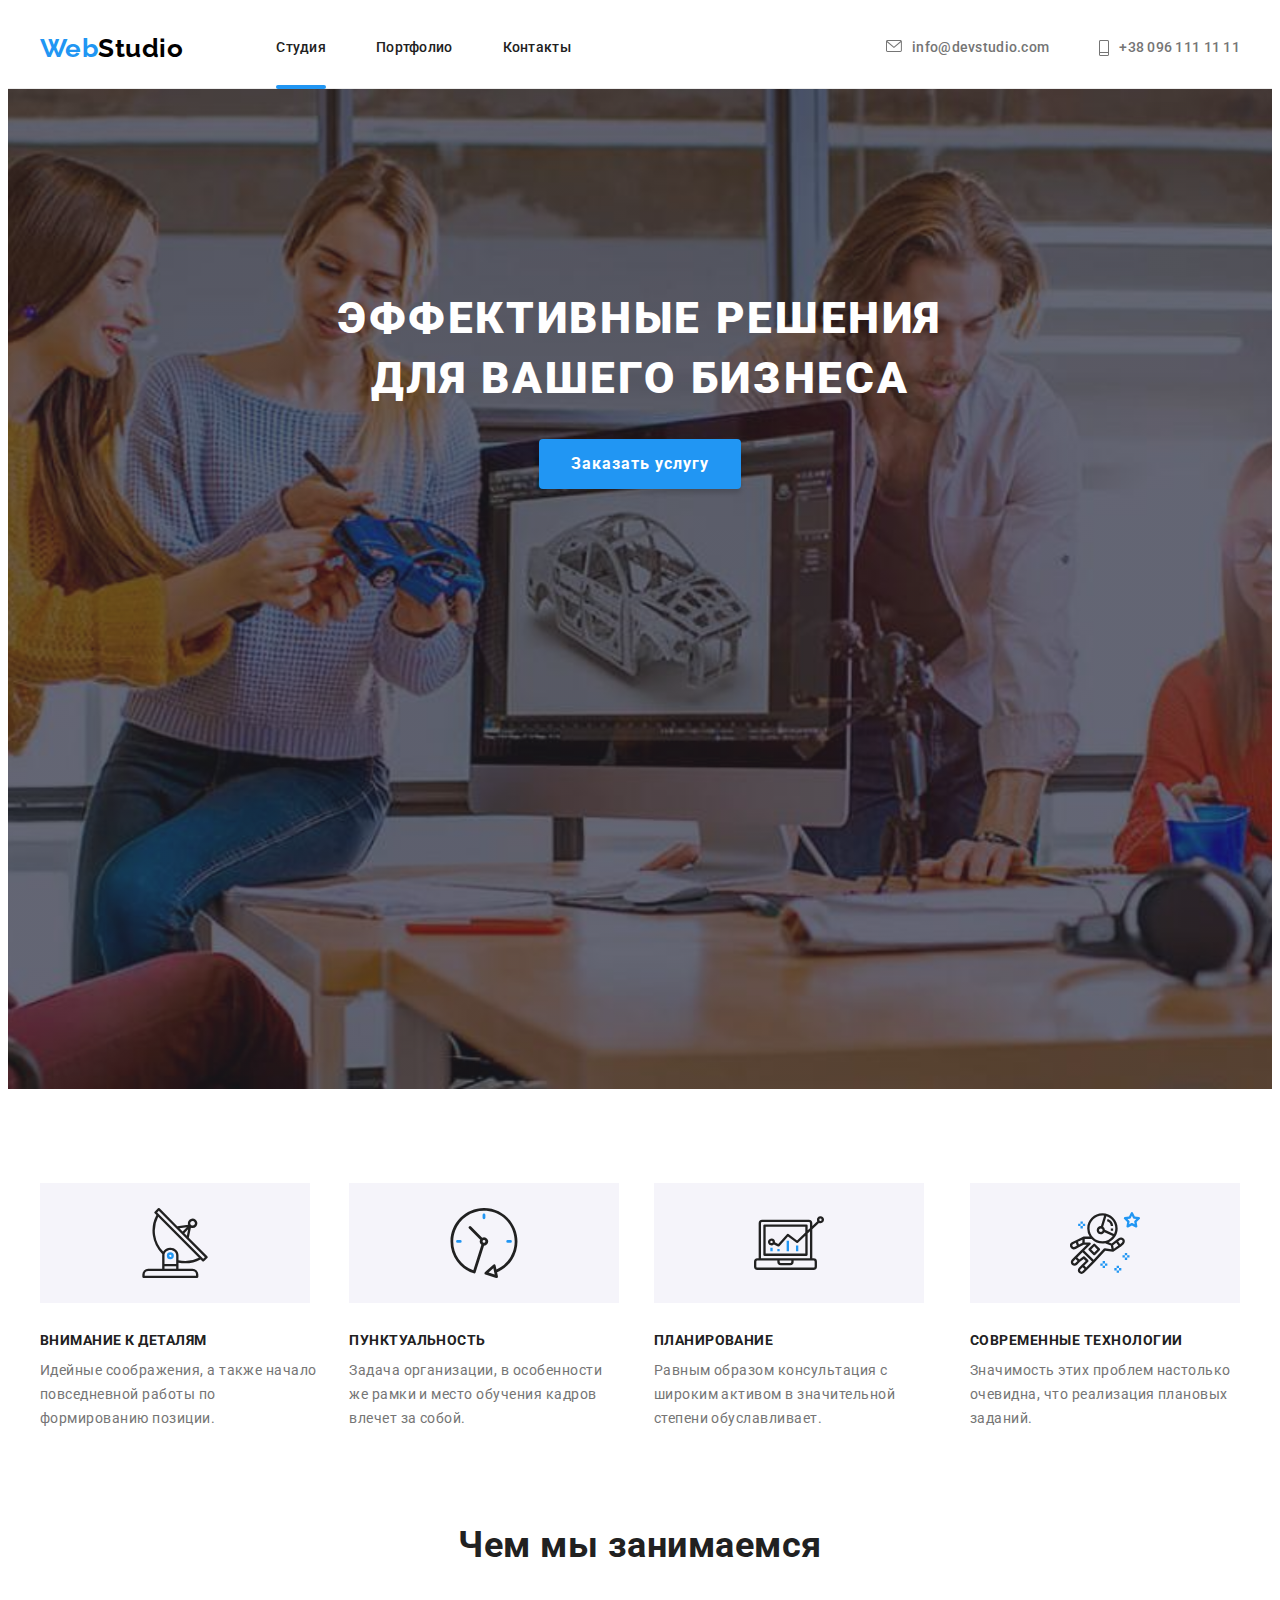
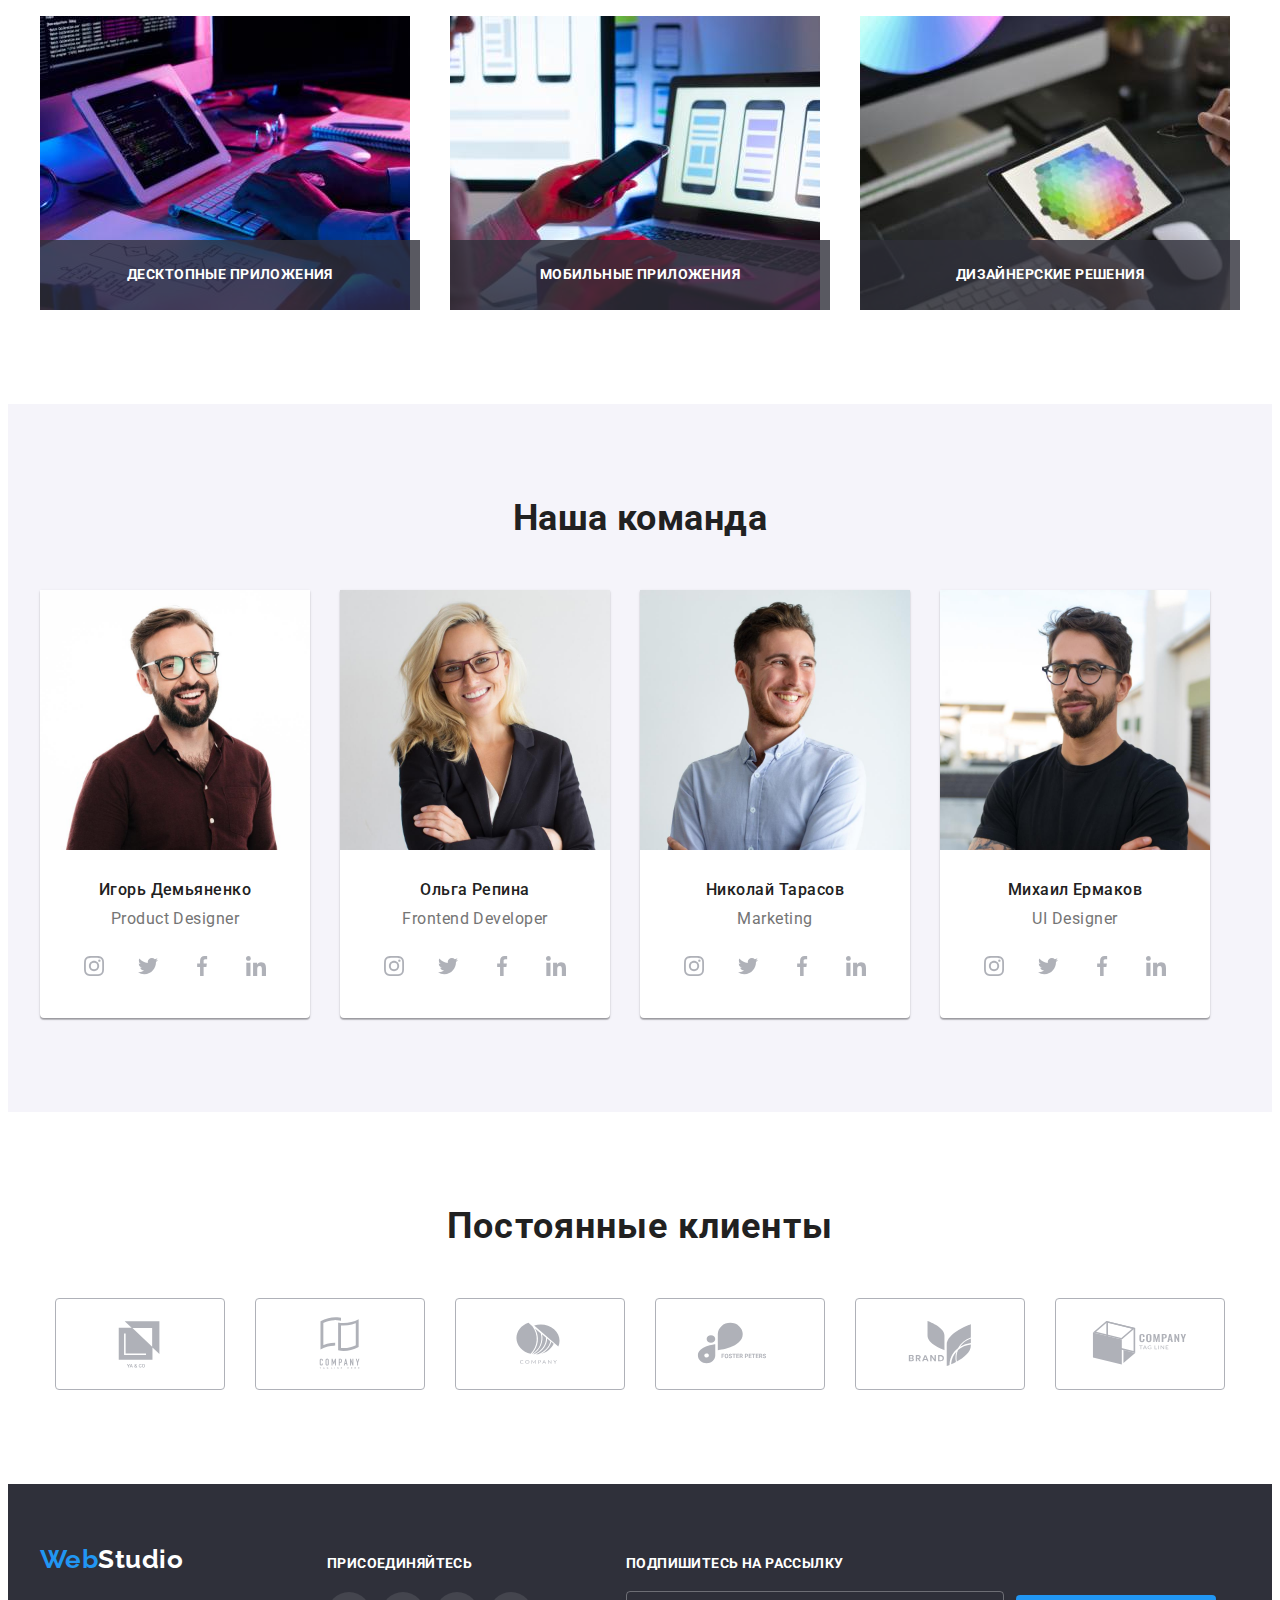
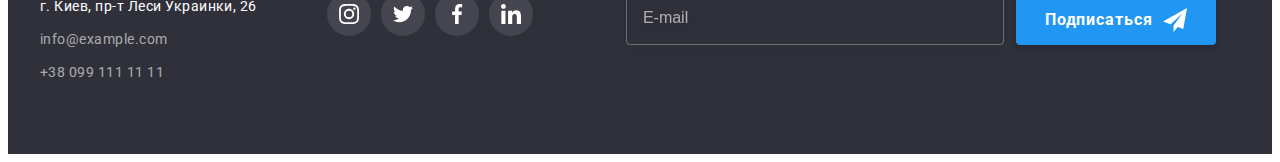
<file: index.html>
<!DOCTYPE html>
<html lang="ru">

<head>
    <meta charset="UTF-8">
    <meta http-equiv="X-UA-Compatible" content="IE=edge">
    <meta name="viewport" content="width=device-width, initial-scale=1.0">
    <title>Студия</title>
    <link rel="preconnect" href="https://fonts.googleapis.com">
    <link rel="preconnect" href="https://fonts.gstatic.com" crossorigin>
    <link href="https://fonts.googleapis.com/css2?family=Raleway:wght@700&family=Roboto:wght@400;500;700;900&display=swap"
        rel="stylesheet">
        <link rel="stylesheet" href="https://cdnjs.cloudflare.com/ajax/libs/modern-normalize/1.1.0/modern-normalize.min.css"
            integrity="sha512-wpPYUAdjBVSE4KJnH1VR1HeZfpl1ub8YT/NKx4PuQ5NmX2tKuGu6U/JRp5y+Y8XG2tV+wKQpNHVUX03MfMFn9Q=="
            crossorigin="anonymous" referrerpolicy="no-referrer" />
    <link rel="stylesheet" href="./css/styles.css">
</head>

<body>
    <!-- Шапка сайта -->
    <header class="header">
        <div class="header-container container">
            <nav class="header-navigation">
                <a class="logo link" href="./index.html">Web<span class="header-logo">Studio</span></a>
                <ul class="header-list list">
                    <li class="header-item"><a class="header-link link current" href="./index.html">Студия</a></li>
                    <li class="header-item"><a class="header-link link" href="./portfolio.html">Портфолио</a></li>
                    <li class="header-item"><a class="header-link link" href="">Контакты</a></li>
                </ul>
            </nav>
            <ul class="header-contacts list">
                <li class="contacts-item"> 
                    <a class="header-contacts-link link mail" href="mailto:info@devstudio.com">
                        <svg class="contacts-icon" width="16" height="12">
                            <use href="./images/icons.svg#icon-envelope"></use>
                        </svg>
                        info@devstudio.com
                    </a>
                </li>
                <li class="contacts-item">
                    <a class="header-contacts-link link tel" href="tel:+380961111111">
                            <svg class="contacts-icon" width="10" height="16">
                                <use href="./images/icons.svg#icon-tel"></use>
                            </svg>
                        +38 096 111 11 11
                    </a>
                </li>
            </ul>
        </div>
    </header>
    <main>
        <!-- Секция заголовка -->
        <section class="hero">
            <div class="container">
                <h1 class="hero-title">Эффективные решения для вашего бизнеса</h1>
                <button data-modal-open class="hero-btn btn" type="button">Заказать услугу</button>
            </div>
        </section>
        <!-- Наши преимущества -->
        <section class="advantages section">
            <div class="container">
                <h2 class="visually-hidden">Наши преимущества</h2>
                <ul class="advantages-list list">
                    <li class="advantages-item">
                        <div class="advantages-icon">
                            <svg width="70" height="70">
                                <use href="./images/icons.svg#icon-antenna"></use>
                            </svg>
                        </div>
                        <h3 class="advantages-title title">Внимание к деталям</h3>
                        <p class="advantages-text ">Идейные соображения, а также начало повседневной работы по формированию позиции.</p>
                    </li>
                    <li class="advantages-item">
                        <div class="advantages-icon">
                            <svg width="70" height="70">
                                <use href="./images/icons.svg#icon-clock"></use>
                            </svg>
                        </div>
                        <h3 class="advantages-title title">Пунктуальность</h3>
                        <p class="advantages-text">Задача организации, в особенности же рамки и место обучения кадров влечет за собой.</p>
                    </li>
                    <li class="advantages-item">
                        <div class="advantages-icon">
                            <svg width="70" height="70">
                                <use href="./images/icons.svg#icon-diagram"></use>
                            </svg>
                        </div>
                        <h3 class="advantages-title title">Планирование</h3>
                        <p class="advantages-text">Равным образом консультация с широким активом в значительной степени обуславливает.</p>
                    </li>
                    <li class="advantages-item">
                        <div class="advantages-icon">
                            <svg width="70" height="70">
                                <use href="./images/icons.svg#icon-astronaut"></use>
                            </svg>
                        </div>
                        <h3 class="advantages-title title">Современные технологии</h3>
                        <p class="advantages-text">Значимость этих проблем настолько очевидна, что реализация плановых заданий.</p>
                    </li>
                </ul>
            </div>  
        </section>
        <!-- Чем мы занимаемся -->
        <section class="work section">
            <div class="container">
                <h2 class="work-title title">Чем мы занимаемся</h2>
                <ul class="work-list list">
                    <li class="work-item">
                        <img class="work-logo" src="./images/box1.jpg" alt="Работа на компьютере" width="370">
                        <p class="work-text">Десктопные приложения</p>
                    </li>
                    <li class="work-item">
                        <img class="work-logo" src="./images/box2.jpg" alt="Работа на телефоне" width="370">
                        <p class="work-text">Мобильные приложения</p>
                    </li>
                    <li class="work-item">
                        <img class="work-logo" src="./images/box3.jpg" alt="Работа на планшете" width="370">
                        <p class="work-text">Дизайнерские решения</p>
                    </li>
                </ul>
            </div>
        </section>
        <!-- Наша команда -->
        <section class="command section">
            <div class="container command-container">
                <h2 class="command-title title">Наша команда</h2>
                <ul class="command-list list">
                    <li class="command-item">
                        <img class="command-foto" src="./images/employee-img1.jpg" alt="Игорь Демьяненко" width="270" height="260">
                        <div class="command-description">
                            <h3 class="command-name-title title">Игорь Демьяненко</h3>
                            <p class="command-text" lang="en">Product Designer</p>
                            <ul class="command-social-list list">
                                <li class="command-social-item">
                                    <a href="" class="social-link link">
                                        <svg class="social-icon">
                                            <use href="./images/icons.svg#icon-instagram"></use>
                                        </svg>
                                    </a>
                                </li>
                                <li class="command-social-item">
                                    <a href="" class="social-link link">
                                        <svg class="social-icon">
                                            <use href="./images/icons.svg#icon-twitter"></use>
                                        </svg>
                                    </a>
                                </li>
                                <li class="command-social-item">
                                    <a href="" class="social-link link">
                                        <svg class="social-icon">
                                            <use href="./images/icons.svg#icon-facebook"></use>
                                        </svg>
                                    </a>
                                </li>
                                <li class="command-social-item">
                                    <a href="" class="social-link link">
                                        <svg class="social-icon">
                                            <use href="./images/icons.svg#icon-linkedin"></use>
                                        </svg>
                                    </a>
                                </li>
                            </ul>
                        </div>
                        
                    </li>
                    <li class="command-item">
                        <img class="command-foto" src="./images/employee-img2.jpg" alt="Ольга Репина" width="270" height="260">
                        <div class="command-description">
                            <h3 class="command-name-title title">Ольга Репина</h3>
                            <p class="command-text" lang="en">Frontend Developer</p>
                            <ul class="command-social-list list">
                                <li class="command-social-item">
                                    <a href="" class="social-link link">
                                        <svg class="social-icon">
                                            <use href="./images/icons.svg#icon-instagram"></use>
                                        </svg>
                                    </a>
                                </li>
                                <li class="command-social-item">
                                    <a href="" class="social-link link">
                                        <svg class="social-icon">
                                            <use href="./images/icons.svg#icon-twitter"></use>
                                        </svg>
                                    </a>
                                </li>
                                <li class="command-social-item">
                                    <a href="" class="social-link link">
                                        <svg class="social-icon">
                                            <use href="./images/icons.svg#icon-facebook"></use>
                                        </svg>
                                    </a>
                                </li>
                                <li class="command-social-item">
                                    <a href="" class="social-link link">
                                        <svg class="social-icon">
                                            <use href="./images/icons.svg#icon-linkedin"></use>
                                        </svg>
                                    </a>
                                </li>
                            </ul>
                        </div>
                        
                    </li>
                    <li class="command-item">
                        <img class="command-foto" src="./images/employee-img3.jpg" alt="Николай Тарасов" width="270" height="260">
                        <div class="command-description">
                            <h3 class="command-name-title title">Николай Тарасов</h3>
                            <p class="command-text" lang="en">Marketing</p>
                            <ul class="command-social-list list">
                                <li class="command-social-item">
                                    <a href="" class="social-link link">
                                        <svg class="social-icon">
                                            <use href="./images/icons.svg#icon-instagram"></use>
                                        </svg>
                                    </a>
                                </li>
                                <li class="command-social-item">
                                    <a href="" class="social-link link">
                                        <svg class="social-icon">
                                            <use href="./images/icons.svg#icon-twitter"></use>
                                        </svg>
                                    </a>
                                </li>
                                <li class="command-social-item">
                                    <a href="" class="social-link link">
                                        <svg class="social-icon">
                                            <use href="./images/icons.svg#icon-facebook"></use>
                                        </svg>
                                    </a>
                                </li>
                                <li class="command-social-item">
                                    <a href="" class="social-link link">
                                        <svg class="social-icon">
                                            <use href="./images/icons.svg#icon-linkedin"></use>
                                        </svg>
                                    </a>
                                </li>
                            </ul>
                        </div>
                        
                    </li>
                    <li class="command-item">
                        <img class="command-foto" src="./images/employee-img4.jpg" alt="Михаил Ермаков" width="270" height="260">
                        <div class="command-description">
                            <h3 class="command-name-title title">Михаил Ермаков</h3>
                            <p class="command-text" lang="en">UI Designer</p>
                            <ul class="command-social-list list">
                                <li class="command-social-item">
                                    <a href="" class="social-link link">
                                        <svg class="social-icon">
                                            <use href="./images/icons.svg#icon-instagram"></use>
                                        </svg>
                                    </a>
                                </li>
                                <li class="command-social-item">
                                    <a href="" class="social-link link">
                                        <svg class="social-icon">
                                            <use href="./images/icons.svg#icon-twitter"></use>
                                        </svg>
                                    </a>
                                </li>
                                <li class="command-social-item">
                                    <a href="" class="social-link link">
                                        <svg class="social-icon">
                                            <use href="./images/icons.svg#icon-facebook"></use>
                                        </svg>
                                    </a>
                                </li>
                                <li class="command-social-item">
                                    <a href="" class="social-link link">
                                        <svg class="social-icon">
                                            <use href="./images/icons.svg#icon-linkedin"></use>
                                        </svg>
                                    </a>
                                </li>
                            </ul>
                        </div>
                        
                    </li>
                </ul>
            </div>
        </section>
        <section class="client section">
            <div class="client-container container"></div> 
            <h2 class="client-title">Постоянные клиенты</h2>
            <ul class="client-list list"> 
                <li class="client-item">
                    <a class="client-link link" href="">
                        <svg class="client-icon">
                            <use href="./images/icons.svg#icon-client1"></use>
                        </svg>
                    </a>
                </li>
                <li class="client-item">
                    <a class="client-link link" href="">
                        <svg class="client-icon">
                            <use href="./images/icons.svg#icon-client2"></use>
                        </svg>
                    </a>
                </li>
                <li class="client-item">
                    <a class="client-link link" href="">
                        <svg class="client-icon">
                            <use href="./images/icons.svg#icon-client3"></use>
                        </svg>
                    </a>
                </li>
                <li class="client-item">
                    <a class="client-link link" href="">
                        <svg class="client-icon">
                            <use href="./images/icons.svg#icon-client4"></use>
                        </svg>
                    </a>
                </li>
                <li class="client-item">
                    <a class="client-link link" href="">
                        <svg class="client-icon">
                            <use href="./images/icons.svg#icon-client5"></use>
                        </svg>
                    </a>
                </li>
                <li class="client-item">
                    <a class="client-link link" href="">
                        <svg class="client-icon">
                            <use href="./images/icons.svg#icon-client6"></use>
                        </svg>
                    </a>
                </li>
            </ul>
        </section>
    </main>
    <footer class="footer">
        <div class="container footer-container">
            <div>
            <a class="logo link" href="./index.html">Web<span class="footer-logo">Studio</span></a>
            <address class="footer-address">
                <p class="footer-address-text">
                    г. Киев, пр-т Леси Украинки, 26
                </p>
                <ul class="footer-list list">
                    <li class="footer-item item">
                        <a class="footer-link link" href="mailto:info@example.com">info@example.com</a>
                    </li>
                    <li class="footer-item item">
                        <a class="footer-link link" href="tel:+380991111111">+38 099 111 11 11</a>
                    </li>
                </ul>
            </address>
            </div>
            <div class="footer-social-container">
                <h3 class="footer-title-sociallink">присоединяйтесь</h3>
                <ul class="footer-social-list list">
                    <li class="footer-social-item">
                        <a href="" class="footer-social-link link">
                            <svg class="footer-social-icon">
                                <use href="./images/icons.svg#icon-instagram"></use>
                            </svg>
                        </a>
                    </li>
                    <li class="footer-social-item">
                        <a href="" class="footer-social-link link">
                            <svg class="footer-social-icon">
                                <use href="./images/icons.svg#icon-twitter"></use>
                            </svg>
                        </a>
                    </li>
                    <li class="footer-social-item">
                        <a href="" class="footer-social-link link">
                            <svg class="footer-social-icon">
                                <use href="./images/icons.svg#icon-facebook"></use>
                            </svg>
                        </a>
                    </li>
                    <li class="footer-social-item">
                        <a href="" class="footer-social-link link">
                            <svg class="footer-social-icon">
                                <use href="./images/icons.svg#icon-linkedin"></use>
                            </svg>
                        </a>
                    </li>
                </ul>
            </div>
            <form action="" class="footer-form">
                <label for="user-email" class="footer-label">Подпишитесь на рассылку
                <input 
                class="footer-input"
                type="email"
                name="email"
                id="user-email"
                placeholder="E-mail"
                >
                </label>
                <button type="submit" class="footer-btn btn">Подписаться
                    <svg class="footer-btn-icon" width="24" height="24">
                        <use href="./images/icons.svg#icon-send"></use>
                    </svg>
                </button>
            </form>
        </div>
    </footer>
    <div data-modal class="backdrop is-hidden">
        <div class="modal">
            <p class="modal-title">Оставьте свои данные, мы вам перезвоним<p>
            <form class="modal-form">
                <div class="client-data">
                    <label class="label-text" for="client-name">Имя</label>
                    <span class="client-input-icon">
                        <input class="client-input" type="name" name="client-name" id="client-name">
                        <svg class="modal-icon">
                            <use href="./images/icons.svg#icon-person-black"></use>
                        </svg>
                    </span>
                </div>
                <div class="client-data">
                    <label class="label-text" for="client-tel">Телефон</label>
                    <span class="client-input-icon">
                        <input class="client-input" type="tel" name="client-tel" id="client-tel">
                        <svg class="modal-icon">
                            <use href="./images/icons.svg#icon-phone-black"></use>
                        </svg>
                    </span>
                </div>
                <div class="client-data">
                    <label class="label-text" for="client-mail">Почта  </label>
                    <span class="client-input-icon">
                        <input class="client-input" type="email" name="client-mail" id="client-mail">
                        <svg class="modal-icon">
                            <use href="./images/icons.svg#icon-email-black"></use>
                        </svg>
                    </span>
                </div>
                <div class="client-data">
                    <label class="label-text" for="comments">Комментарий</label>
                    <textarea class="client-comments"
                    name="client-comments" 
                    id="comments"
                    placeholder="Введите текст"
                    ></textarea>
                </div>
                <div class="checkbox-wrapper">
                    <label for="checkbox" class="checkbox-label">
                    <input class="input-checkbox visually-hidden" type="checkbox" id="checkbox" name="client-                   agreement" value="agreement">
                    <span>
                        <svg class="checkbox-icon" width="11" height="8">
                            <use href="./images/icons.svg#icon-vector"></use>
                        </svg>
                    </span>
                        Соглашаюсь с рассылкой и принимаю <a href="">Условия договора</a>
                    </label>
                </div>
                <button type="submit" class="modal-btn btn">Отправить</button>
            </form>
            <button data-modal-close class="btn-close">
                <svg width="18" height="18">
                    <use href="./images/icons.svg#icon-close-black"></use>
                </svg>
            </button>
        </div>
    </div>
    <script src="./js/modal.js"></script>
</body>
</html>
    <!-- <svg>
        <use href="./images/icons.svg#icon-icon-send"></use>
    </svg> -->
</file>
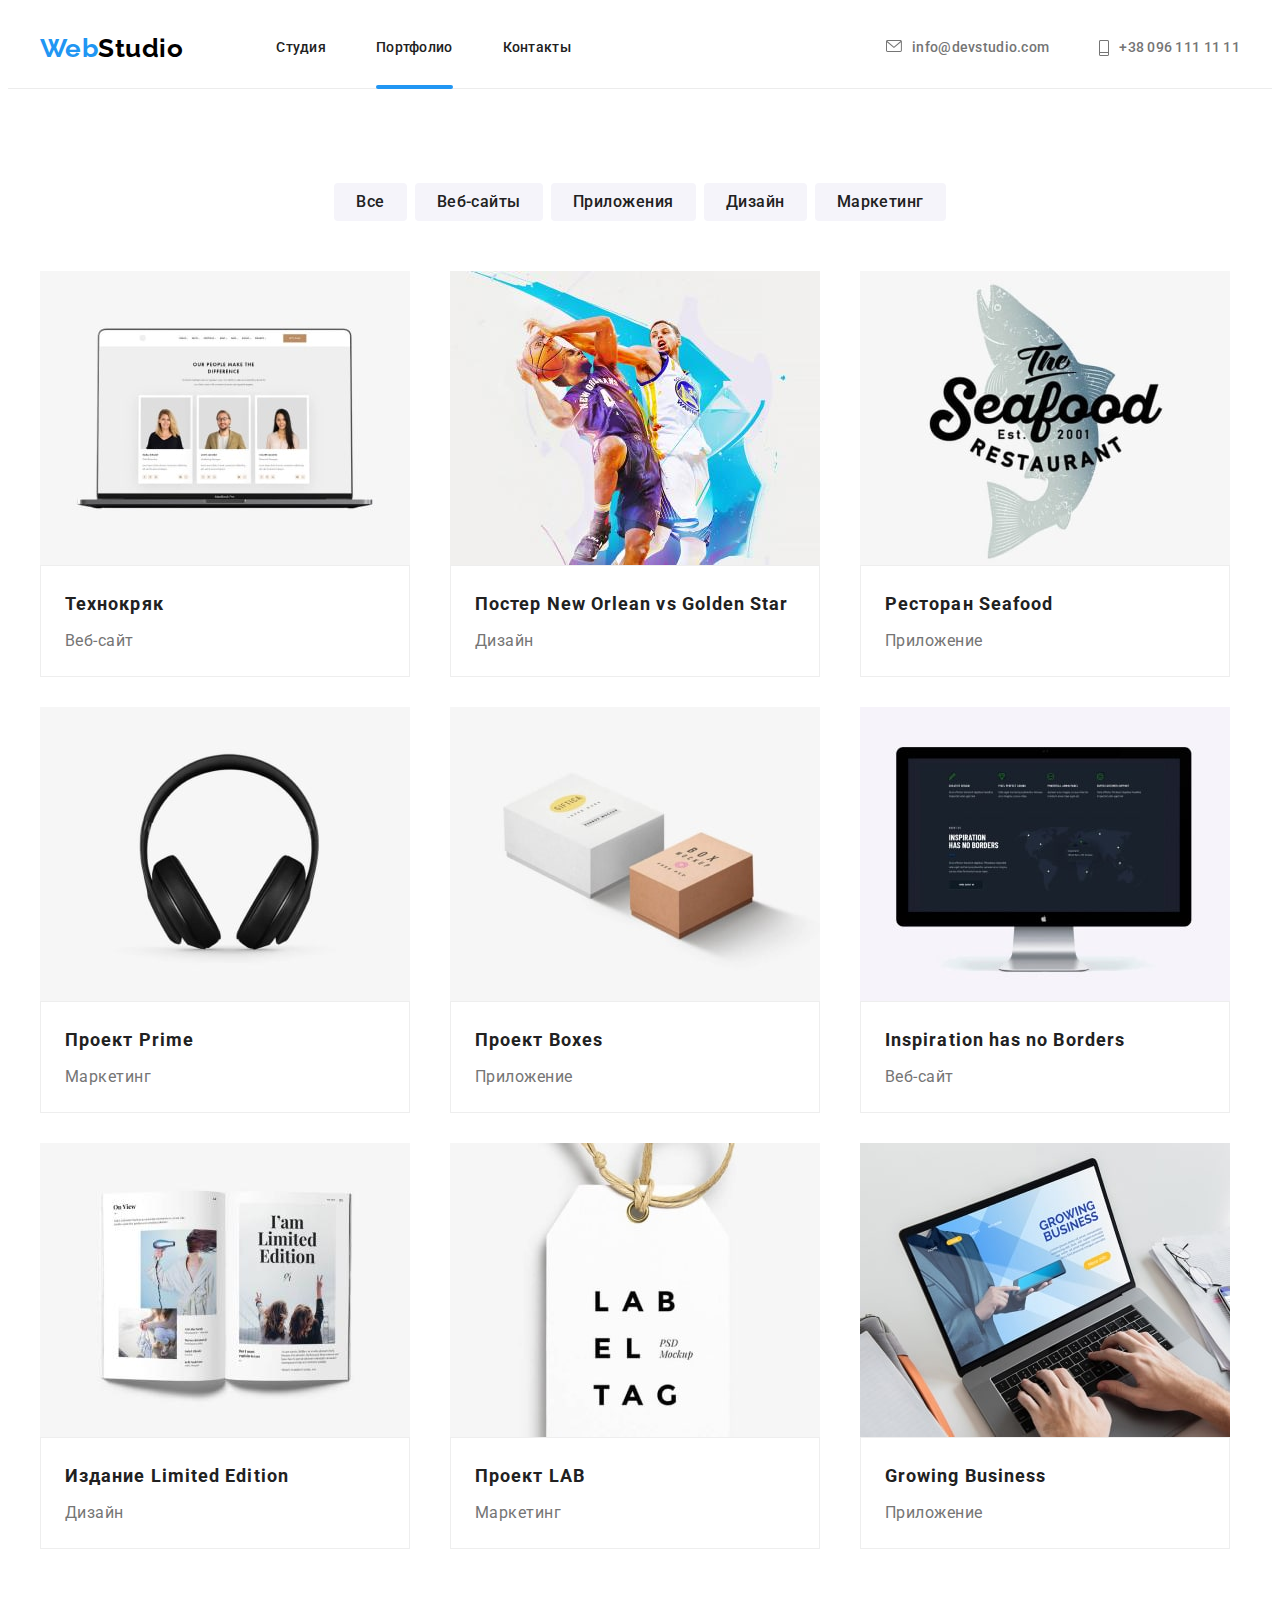
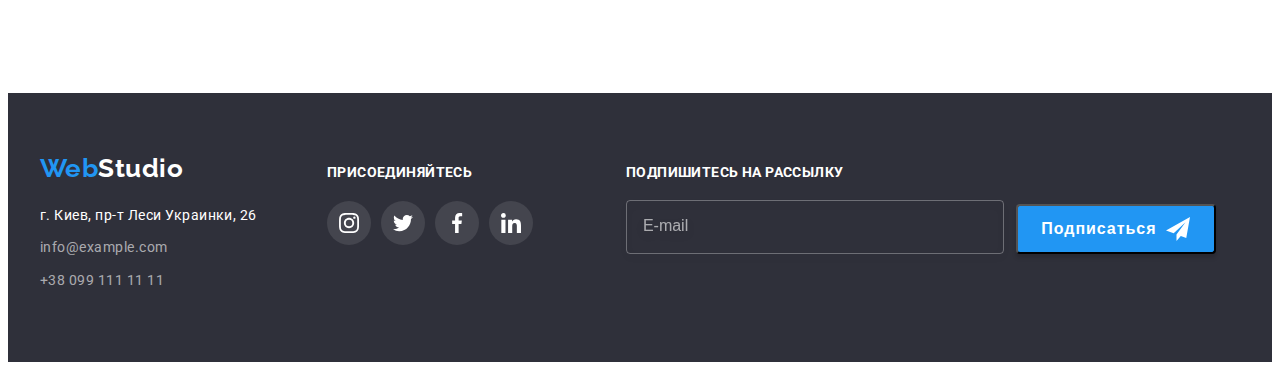
<file: portfolio.html>
<!DOCTYPE html>
<html lang="ru">

<head>
    <meta charset="UTF-8">
    <meta http-equiv="X-UA-Compatible" content="IE=edge">
    <meta name="viewport" content="width=device-width, initial-scale=1.0">
    <title>Портфолио</title>
    <link rel="preconnect" href="https://fonts.googleapis.com">
    <link rel="preconnect" href="https://fonts.gstatic.com" crossorigin>
    <link href="https://fonts.googleapis.com/css2?family=Raleway:wght@700&family=Roboto:wght@400;500;700;900&display=swap"
        rel="stylesheet">
        <link rel="stylesheet" href="https://cdnjs.cloudflare.com/ajax/libs/modern-normalize/1.1.0/modern-normalize.min.css"
            integrity="sha512-wpPYUAdjBVSE4KJnH1VR1HeZfpl1ub8YT/NKx4PuQ5NmX2tKuGu6U/JRp5y+Y8XG2tV+wKQpNHVUX03MfMFn9Q=="
            crossorigin="anonymous" referrerpolicy="no-referrer" />
    <link rel="stylesheet" href="./css/styles.css">
</head>

<body>
        <!-- Шапка сайта -->
    <header class="header">
        <div class="header-container container">
            <nav class="header-navigation">
                <a class="logo link" href="./index.html">Web<span class="header-logo">Studio</span></a>
                <ul class="header-list list">
                    <li class="header-item"><a class="header-link link" href="./index.html">Студия</a></li>
                    <li class="header-item"><a class="header-link link current" href="./portfolio.html">Портфолио</a></li>
                    <li class="header-item"><a class="header-link link" href="">Контакты</a></li>
                </ul>
            </nav>
            <ul class="header-contacts list">
                <li class="contacts-item">
                    <a class="header-contacts-link link mail" href="mailto:info@devstudio.com">
                        <svg class="contacts-icon" width="16" height="12">
                            <use href="./images/icons.svg#icon-envelope"></use>
                        </svg>
                        info@devstudio.com
                    </a>
                </li>
                <li class="contacts-item">
                    <a class="header-contacts-link link tel" href="tel:+380961111111">
                        <svg class="contacts-icon" width="10" height="16">
                            <use href="./images/icons.svg#icon-tel"></use>
                        </svg>
                        +38 096 111 11 11
                    </a>
                </li>
            </ul>
        </div>
    </header>
    <main>
        <section class="projects section">
            <div class="container projects-container">
                <h1 class="visually-hidden">Наша проэкты</h1>
                <!-- Фильтр -->
                <ul class="projects-filter list">
                    <li class="projects-filter-item"><button class="projects-btn btn" type="button">Все</button></li>
                    <li class="projects-filter-item"><button class="projects-btn btn" type="button">Веб-сайты</button></li>
                    <li class="projects-filter-item"><button class="projects-btn btn" type="button">Приложения</button></li>
                    <li class="projects-filter-item"><button class="projects-btn btn" type="button">Дизайн</button></li>
                    <li class="projects-filter-item"><button class="projects-btn btn" type="button">Маркетинг</button></li>
                </ul>
                <ul class="projects-list list">
                    <li class="projects-item">
                        <a class="projects-link link" href="">
                                <div class="projects-overlay">
                                    <img class="projects-images" src="./images/computer.jpg" alt="Компьютер" width="370" height="294">
                                    <p class="projects-text-overlay">
                                        Технокряк это современная площадка распространения коронавируса. Компании используют эту платформу для цифрового
                                        шпионажа и атак на защищённые сервера конкурентов.
                                    </p>
                                </div>
                                <div class="projects-description">
                                    <h2 class="projects-title title">Технокряк</h2>
                                    <p class="projects-text">Веб-сайт</p>
                                </div>
                        </a>
                    </li>
                    <li class="projects-item">
                        <a class="projects-link link" href="">
                            <div class="projects-overlay">
                                <img class="projects-images" src="./images/basketball.jpg" alt="Игроки баскетбола" width="370" height="294">
                                <p class="projects-text-overlay">
                                    Технокряк это современная площадка распространения коронавируса. Компании используют эту платформу для цифрового
                                    шпионажа и атак на защищённые сервера конкурентов.
                                </p>
                            </div>
                            <div class="projects-description">
                                <h2 class="projects-title title">Постер New Orlean vs Golden Star</h2>
                                <p class="projects-text">Дизайн</p>
                            </div>
                            
                        </a> 
                    </li>
                    <li class="projects-item">
                        <a class="projects-link link" href="">
                            <div class="projects-overlay">
                                <img class="projects-images" src="./images/restaurant-seafood.jpg" alt="Логотип ресторана" width="370" height="294">
                                <p class="projects-text-overlay">
                                    Технокряк это современная площадка распространения коронавируса. Компании используют эту платформу для цифрового
                                    шпионажа и атак на защищённые сервера конкурентов.
                                </p>
                            </div>
                            <div class="projects-description">
                                <h2 class="projects-title title">Ресторан Seafood</h2>
                                <p class="projects-text">Приложение</p>
                            </div>
                        </a>
                    </li>
                    <li class="projects-item">
                        <a class="projects-link link" href="">
                            <div class="projects-overlay">
                                <img class="projects-images" src="./images/headphones.jpg" alt="Наушники" width="370" height="294">
                                <p class="projects-text-overlay">
                                    Технокряк это современная площадка распространения коронавируса. Компании используют эту платформу для цифрового
                                    шпионажа и атак на защищённые сервера конкурентов.
                                </p>
                            </div>
                            <div class="projects-description">
                                <h2 class="projects-title title">Проект Prime</h2>
                                <p class="projects-text">Маркетинг</p>
                            </div>
                        </a>
                    </li>
                    <li class="projects-item">
                        <a class="projects-link link" href="">
                            <div class="projects-overlay">
                                <img class="projects-images" src="./images/boxes.jpg" alt="Коробки" width="370" height="294">
                                <p class="projects-text-overlay">
                                    Технокряк это современная площадка распространения коронавируса. Компании используют эту платформу для цифрового
                                    шпионажа и атак на защищённые сервера конкурентов.
                                </p>
                            </div>
                            <div class="projects-description">
                                <h2 class="projects-title title">Проект Boxes</h2>
                                <p class="projects-text">Приложение</p>
                            </div>
                        </a>
                    </li>
                    <li class="projects-item">
                        <a class="projects-link link" href="">
                            <div class="projects-overlay">
                                <img class="projects-images" src="./images/monitor.jpg" alt="Монитор" width="370" height="294">
                                <p class="projects-text-overlay">
                                    Технокряк это современная площадка распространения коронавируса. Компании используют эту платформу для цифрового
                                    шпионажа и атак на защищённые сервера конкурентов.
                                </p>
                            </div>
                            <div class="projects-description">
                                <h2 class="projects-title title">Inspiration has no Borders</h2>
                                <p class="projects-text">Веб-сайт</p>
                            </div>
                        </a>
                    </li>
                    <li class="projects-item">
                        <a class="projects-link link" href="">
                            <div class="projects-overlay">
                                <img class="projects-images" src="./images/book.jpg" alt="Книга" width="370" height="294">
                                <p class="projects-text-overlay">
                                    Технокряк это современная площадка распространения коронавируса. Компании используют эту платформу для цифрового
                                    шпионажа и атак на защищённые сервера конкурентов.
                                </p>
                            </div>
                            <div class="projects-description">
                                <h2 class="projects-title title">Издание Limited Edition</h2>
                                <p class="projects-text">Дизайн</p>
                            </div>
                        </a>
                    </li>
                    <li class="projects-item">
                        <a class="projects-link link" href="">
                            <div class="projects-overlay">
                                <img class="projects-images" src="./images/lab-teg.jpg" alt="Этикетка" width="370" height="294">
                                <p class="projects-text-overlay">
                                    Технокряк это современная площадка распространения коронавируса. Компании используют эту платформу для цифрового
                                    шпионажа и атак на защищённые сервера конкурентов.
                                </p>
                            </div>
                            <div class="projects-description">
                                <h2 class="projects-title title">Проект LAB</h2>
                                <p class="projects-text">Маркетинг</p>
                            </div>
                        </a>
                    </li>
                    <li class="projects-item">
                        <a class="projects-link link" href="">
                            <div class="projects-overlay">
                                <img class="projects-images" src="./images/laptop-work.jpg" alt="Ноутбук" width="370" height="294">
                                <p class="projects-text-overlay">
                                    Технокряк это современная площадка распространения коронавируса. Компании используют эту платформу для цифрового
                                    шпионажа и атак на защищённые сервера конкурентов.
                                </p>
                            </div>
                            <div class="projects-description">
                                <h2 class="projects-title title">Growing Business</h2>
                                <p class="projects-text">Приложение</p>
                            </div>
                        </a>
                    </li>
                </ul>
            </div>
        </section>
        
    </main>
    <footer class="footer">
        <div class="container footer-container">
            <div>
                <a class="logo link" href="./index.html">Web<span class="footer-logo">Studio</span></a>
                <address class="footer-address">
                    <p class="footer-address-text">
                        г. Киев, пр-т Леси Украинки, 26
                    </p>
                    <ul class="footer-list list">
                        <li class="footer-item item">
                            <a class="footer-link link" href="mailto:info@example.com">info@example.com</a>
                        </li>
                        <li class="footer-item item">
                            <a class="footer-link link" href="tel:+380991111111">+38 099 111 11 11</a>
                        </li>
                    </ul>
                </address>
            </div>
            <div class="footer-social-container">
                <h3 class="footer-title-sociallink">присоединяйтесь</h3>
                <ul class="footer-social-list list">
                    <li class="footer-social-item">
                        <a href="" class="footer-social-link link">
                            <svg class="footer-social-icon">
                                <use href="./images/icons.svg#icon-instagram"></use>
                            </svg>
                        </a>
                    </li>
                    <li class="footer-social-item">
                        <a href="" class="footer-social-link link">
                            <svg class="footer-social-icon">
                                <use href="./images/icons.svg#icon-twitter"></use>
                            </svg>
                        </a>
                    </li>
                    <li class="footer-social-item">
                        <a href="" class="footer-social-link link">
                            <svg class="footer-social-icon">
                                <use href="./images/icons.svg#icon-facebook"></use>
                            </svg>
                        </a>
                    </li>
                    <li class="footer-social-item">
                        <a href="" class="footer-social-link link">
                            <svg class="footer-social-icon">
                                <use href="./images/icons.svg#icon-linkedin"></use>
                            </svg>
                        </a>
                    </li>
                </ul>
            </div>
            <form action="" class="footer-form">
                <label for="user-email" class="footer-label">Подпишитесь на рассылку
                    <input class="footer-input" type="email" name="email" id="user-email" placeholder="E-mail">
                </label>
                <button type="submit" class="footer-btn">Подписаться
                    <svg class="footer-btn-icon" width="24" height="24">
                        <use href="./images/icons.svg#icon-send"></use>
                    </svg>
                </button>
            </form>
        </div>
    </footer>
    <div class="backdrop is-hidden">
        <div class="modal">
            <p>Lorem ipsum dolor, sit amet consectetur adipisicing elit. Sapiente recusandae fugit maxime ex saepe eius dolorem vel eaque harum aperiam.</p>
            <button type="button"></button>
        </div>
    </div>
        <script src="./js/modal.js"></script>
</body>

</html>
</file>
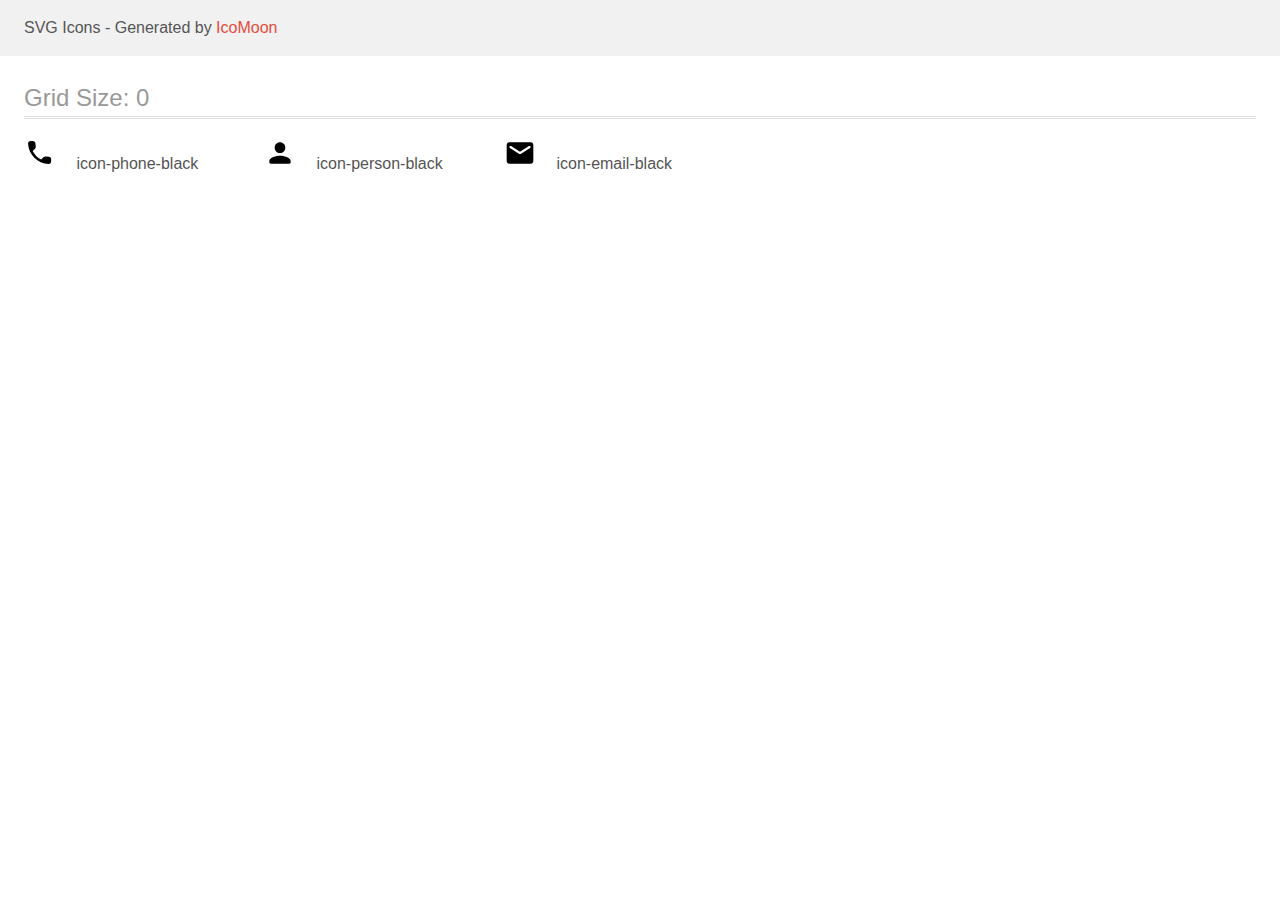
<file: images/icomoon/demo.html>
<!doctype html>
<html>
<head>
    <title>IcoMoon - SVG Icons</title>
    <meta charset="utf-8">
    <meta name="viewport" content="width=device-width, initial-scale=1">
    <link rel="stylesheet" href="demo-files/demo.css">
    <link rel="stylesheet" href="style.css">
</head>
<body>
<svg aria-hidden="true" style="position: absolute; width: 0; height: 0; overflow: hidden;" version="1.1" xmlns="http://www.w3.org/2000/svg" xmlns:xlink="http://www.w3.org/1999/xlink">
<defs>
<symbol id="icon-phone-black" viewBox="0 0 32 32">
<path d="M24.882 19.773l-3.268-0.373c-0.785-0.090-1.557 0.18-2.11 0.733l-2.367 2.367c-3.641-1.853-6.626-4.825-8.478-8.478l2.38-2.38c0.553-0.553 0.823-1.325 0.733-2.11l-0.373-3.242c-0.154-1.299-1.248-2.277-2.56-2.277h-2.226c-1.454 0-2.663 1.209-2.573 2.663 0.682 10.987 9.469 19.761 20.443 20.443 1.454 0.090 2.663-1.119 2.663-2.573v-2.226c0.013-1.3-0.965-2.393-2.264-2.547z"></path>
</symbol>
<symbol id="icon-person-black" viewBox="0 0 32 32">
<path d="M16 16c2.947 0 5.333-2.387 5.333-5.333s-2.387-5.333-5.333-5.333c-2.947 0-5.333 2.387-5.333 5.333s2.387 5.333 5.333 5.333zM16 18.667c-3.56 0-10.667 1.787-10.667 5.333v1.333c0 0.733 0.6 1.333 1.333 1.333h18.667c0.733 0 1.333-0.6 1.333-1.333v-1.333c0-3.547-7.107-5.333-10.667-5.333z"></path>
</symbol>
<symbol id="icon-email-black" viewBox="0 0 32 32">
<path d="M26.667 5.333h-21.333c-1.467 0-2.653 1.2-2.653 2.667l-0.013 16c0 1.467 1.2 2.667 2.667 2.667h21.333c1.467 0 2.667-1.2 2.667-2.667v-16c0-1.467-1.2-2.667-2.667-2.667zM26.133 11l-9.427 5.893c-0.427 0.267-0.987 0.267-1.413 0l-9.427-5.893c-0.333-0.213-0.533-0.573-0.533-0.96 0-0.893 0.973-1.427 1.733-0.96l8.933 5.587 8.933-5.587c0.76-0.467 1.733 0.067 1.733 0.96 0 0.387-0.2 0.747-0.533 0.96z"></path>
</symbol>
</defs>
</svg>

<header class="bgc1 clearfix">
<div class="mhl">
    <p>SVG Icons - Generated by <a href="https://icomoon.io/app">IcoMoon</a></p>
</div>
</header>
    <div class="clearfix mhl ptl">
        <h1 class="mvm mtn fgc1">Grid Size: 0</h1>
        <div class="glyph fs1">
            <div class="clearfix pbs">
                <svg class="icon icon-phone-black"><use xlink:href="#icon-phone-black"></use></svg><span class="name"> icon-phone-black</span>
            </div>
        </div>
        <div class="glyph fs1">
            <div class="clearfix pbs">
                <svg class="icon icon-person-black"><use xlink:href="#icon-person-black"></use></svg><span class="name"> icon-person-black</span>
            </div>
        </div>
        <div class="glyph fs1">
            <div class="clearfix pbs">
                <svg class="icon icon-email-black"><use xlink:href="#icon-email-black"></use></svg><span class="name"> icon-email-black</span>
            </div>
        </div>
  </div>
<script defer src="svgxuse.js"></script>
</body>
</html>
</file>
<file: css/styles.css>
:root {
  --titel-color: #212121;
  --text-color: #757575;
  --accent-color: #2196f3;
  --header-logo: #000000;
  --footer-logo: #ffffff;
  --primary-background-color: #ffffff;
  --secondary-background-color: #2f303a;
}

body {
  font-family: 'Roboto', sans-serif;
  letter-spacing: 0.03em;
  color: var(--text-color);
  background-color: var(--primary-background-color);
}

p,
h1,
h2,
h3,
h4,
h5,
h6 {
  margin: 0;
}

ul {
  margin: 0;
  padding-left: 0;
}

img {
  display: block;
  max-width: 100%;
  height: auto;
  margin: 0;
}

.container {
  width: 1200px;
  margin: 0 auto;
  padding-left: 15px;
  padding-right: 15px;
}

.section {
  padding-top: 94px;
  padding-bottom: 94px;
}

.current::after {
  content: '';
  position: absolute;
  bottom: -1px;
  display: block;
  width: 100%;
  height: 4px;
  background-color: var(--accent-color);
  border-radius: 2px;
}
.title {
  color: var(--titel-color);
}

.link {
  text-decoration: none;
}

.list {
  list-style: none;
}

.btn {
  cursor: pointer;
  border: none;
  font-family: 'Roboto', sans-serif;
}

.logo {
  font-family: 'Raleway', sans-serif;
  font-weight: 700;
  font-size: 26px;
  line-height: 1.19;
  color: var(--accent-color);
}

/* -----HEADER----- */

.header {
  background-color: #ffffff;
  border-bottom: 1px solid #ececec;
}

.header-container {
  display: flex;
  align-items: center;
}

.header-navigation {
  display: flex;
  align-items: center;
}

.header-contacts {
  display: flex;
  margin-left: auto;
}

.header-contacts .header-contacts-link + .header-contacts-link {
  margin-left: 50px;
}

.header-contacts .contacts-item + .contacts-item {
  margin-left: 50px;
}

.header-logo {
  color: var(--header-logo);
  margin-right: 93px;
}

.header-list {
  display: flex;
  align-items: center;
  justify-content: center;
}

.header-item:not(:first-child) {
  margin-left: 50px;
}

.header-item {
  position: relative;
}

.header-link {
  font-style: normal;
  font-weight: 500;
  font-size: 14px;
  line-height: 1.14;
  letter-spacing: 0.02em;
  color: var(--titel-color);
  padding-top: 32px;
  padding-bottom: 32px;
  display: block;
  transition-property: color;
  transition-duration: 250ms;
  transition-timing-function: cubic-bezier(0.4, 0, 0.2, 1);
}

.header-link:hover,
.header-link:focus {
  color: var(--accent-color);
}

.contacts-item {
  display: flex;
}

.header-contacts-link {
  display: flex;
  font-style: normal;
  font-weight: 500;
  font-size: 14px;
  line-height: 1.14;
  letter-spacing: 0.02em;
  color: var(--text-color);
  transition-property: color;
  transition-duration: 250ms;
  transition-timing-function: cubic-bezier(0.4, 0, 0.2, 1);
}

.header-contacts-link:hover,
.header-contacts-link:focus {
  color: var(--accent-color);
}

.contacts-icon {
  fill: var(--text-color);
  margin-right: 10px;
  transition-property: fill;
  transition-duration: 250ms;
  transition-timing-function: cubic-bezier(0.4, 0, 0.2, 1);
}

.header-contacts-link:hover .contacts-icon,
.header-contacts-link:focus .contacts-icon {
  fill: var(--accent-color);
}

/* -----HERO----- */

.hero {
  background: var(--secondary-background-color);
  padding-top: 200px;
  padding-bottom: 200px;
  max-width: 1600px;
  height: 600px;
  margin: 0 auto;
  background-position: center;
  background-repeat: no-repeat;
  background-size: cover;
  background-image: linear-gradient(rgba(47, 48, 58, 0.4), rgba(47, 48, 58, 0.4)),
    url(../images/hero-bg.jpg);
}

.hero-title {
  font-weight: 900;
  font-size: 44px;
  line-height: 1.36;
  text-align: center;
  letter-spacing: 0.06em;
  text-transform: uppercase;
  display: block;
  width: 696px;
  margin: 0 auto 30px auto;
  color: #ffffff;
}

.hero-btn {
  font-weight: 700;
  font-size: 16px;
  line-height: 1.87;
  text-align: center;
  letter-spacing: 0.06em;
  background: var(--accent-color);
  color: #ffffff;
  display: block;
  min-width: 200px;
  min-height: 50px;
  padding: 10px 32px;
  border-radius: 4px;
  box-shadow: 0px 4px 4px rgba(0, 0, 0, 0.15);
  margin: 0 auto;
  transition-property: background-color;
  transition-duration: 250ms;
  transition-timing-function: cubic-bezier(0.4, 0, 0.2, 1);
}
.hero-btn:hover,
.hero-btn:focus {
  background-color: #188ce8;
}

/* -----ADVANTAGES----- */

.advantages-title {
  font-weight: 700;
  font-size: 14px;
  line-height: 1.14;
  text-transform: uppercase;
  margin-bottom: 10px;
}

.visually-hidden {
  position: absolute;
  width: 1px;
  height: 1px;
  margin: -1px;
  padding: 0;
  overflow: hidden;
  border: 0;
  clip: rect(0 0 0 0);
}

.advantages-text {
  font-size: 14px;
  line-height: 1.71;
}

.advantages-list {
  display: flex;
}

.advantages-item:not(:first-child) {
  margin-left: 30px;
}

.advantages-icon {
  width: 270px;
  height: 120px;
  margin-bottom: 30px;
  background-color: #f5f4fa;
  display: flex;
  justify-content: center;
  align-items: center;
}

/* -----WORK----- */
.work-title {
  font-weight: 700;
  font-size: 36px;
  line-height: 1.16;
  text-align: center;
  margin-bottom: 50px;
}

.work-list {
  display: flex;
  margin-left: -30px;
}

.work-item {
  flex-basis: calc(100% / 3 - 30px);
  margin-left: 30px;
  position: relative;
}

.work {
  padding-top: 0;
}

.work-text {
  font-weight: 700;
  font-size: 14px;
  line-height: 1.14;
  text-align: center;
  letter-spacing: 0.03em;
  text-transform: uppercase;
  color: #ffffff;
  background-color: rgba(47, 48, 58, 0.8);
  width: 100%;
  height: 70px;
  display: flex;
  align-items: center;
  justify-content: center;
  position: absolute;
  bottom: 0;
}
/* -----COMMAND----- */
.command {
  background-color: #f5f4fa;
}
.command-title {
  font-weight: 700;
  font-size: 36px;
  line-height: 1.16;
  text-align: center;
  margin-bottom: 50px;
}

.command-name-title {
  font-weight: 500;
  font-size: 16px;
  line-height: 1.19;
  text-align: center;
  margin-bottom: 10px;
}

.command-text {
  font-size: 16px;
  line-height: 1.19;
  text-align: center;
  margin-bottom: 16px;
}

.command-list {
  display: flex;
  margin-left: -30px;
}

.command-item {
  box-sizing: calc(100% / 4 - 30px);
  margin-left: 30px;
  background-color: #ffffff;
  align-items: center;
  box-shadow: 0px 1px 3px rgba(0, 0, 0, 0.12), 0px 1px 1px rgba(0, 0, 0, 0.14),
    0px 2px 1px rgba(0, 0, 0, 0.2);
  border-radius: 0px 0px 4px 4px;
}

.command-description {
  padding: 30px;
}

.command-social-list {
  display: flex;
  justify-content: center;
}

.command-social-item {
  width: 44px;
  height: 44px;
}
.command-social-item + .command-social-item {
  margin-left: 10px;
}
.social-link {
  width: 100%;
  height: 100%;
  border-radius: 50%;
  display: flex;
  justify-content: center;
  align-items: center;
  transition-property: background-color;
  transition-duration: 250ms;
  transition-timing-function: cubic-bezier(0.4, 0, 0.2, 1);
}
.social-link:hover,
.social-link:focus {
  background-color: var(--accent-color);
  /* fill: #ffffff; */
}

.social-icon {
  width: 20px;
  height: 20px;
  fill: #afb1b8;
  transition-property: fill;
  transition-duration: 250ms;
  transition-timing-function: cubic-bezier(0.4, 0, 0.2, 1);
}

.social-link:hover .social-icon,
.social-link:focus .social-icon {
  fill: #ffffff;
}

/* CLIENTS */

.client-title {
  font-weight: 700;
  font-size: 36px;
  line-height: 1.16;
  text-align: center;
  letter-spacing: 0.03em;
  margin-bottom: 50px;
  color: var(--titel-color);
}

.client-list {
  display: flex;
  justify-content: center;
  align-items: center;
}

.client-item {
  width: 170px;
  height: 92px;
  border: 1px solid #afb1b8;
  box-sizing: border-box;
  border-radius: 4px;
  transition-property: border-color;
  transition-duration: 250ms;
  transition-timing-function: cubic-bezier(0.4, 0, 0.2, 1);
}

.client-item:hover,
.client-item:focus {
  border-color: var(--accent-color);
}

.client-list .client-item + .client-item {
  margin-left: 30px;
}

.client-link {
  width: 100%;
  height: 100%;
  display: flex;
  justify-content: center;
  align-items: center;
}

.client-icon {
  width: 106px;
  height: 60px;
  fill: #afb1b8;
  transition-property: fill;
  transition-duration: 250ms;
  transition-timing-function: cubic-bezier(0.4, 0, 0.2, 1);
}

.client-link:hover .client-icon,
.client-link:focus .client-icon {
  fill: var(--accent-color);
}

/* -----FOOTER----- */

.footer {
  background: var(--secondary-background-color);
  padding-top: 60px;
  padding-bottom: 60px;
}

.footer-logo {
  color: var(--footer-logo);
}

.footer-address-text {
  font-style: normal;
  font-size: 14px;
  line-height: 1.71;
  color: #ffffff;
  margin-bottom: 9px;
  margin-top: 20px;
}

.footer-link {
  font-style: normal;
  font-size: 14px;
  line-height: 1.71;
  color: rgba(255, 255, 255, 0.6);
}

.footer-container > a {
  display: block;
  margin-bottom: 20px;
}

.footer-item {
  margin-bottom: 9px;
}

.footer-title-sociallink {
  font-family: Roboto;

  font-weight: 700;
  font-size: 14px;
  line-height: 1.14;
  letter-spacing: 0.03em;
  text-transform: uppercase;
  margin-bottom: 20px;

  color: #ffffff;
}

.footer-container {
  display: flex;
  align-items: baseline;
}

.footer-social-container {
  margin-left: 70px;
}

.footer-social-list {
  display: flex;
}
.footer-social-item {
  width: 44px;
  height: 44px;
}

.footer-social-item + .footer-social-item {
  margin-left: 10px;
}
.footer-social-link {
  width: 100%;
  height: 100%;
  background-color: #44454e;
  border-radius: 50%;
  display: flex;
  justify-content: center;
  align-items: center;
  transition-property: background-color;
  transition-duration: 250ms;
  transition-timing-function: cubic-bezier(0.4, 0, 0.2, 1);
}
.footer-social-link:hover,
.footer-social-link:focus {
  background-color: var(--accent-color);
}

.footer-social-icon {
  width: 20px;
  height: 20px;
  fill: #ffffff;
}

.social-link:hover .social-icon,
.social-link:focus .social-icon {
  fill: #ffffff;
}

.footer-form {
  display: flex;
  align-items: flex-end;
  margin-left: 93px;
}

.footer-label {
  font-weight: 700;
  font-size: 14px;
  line-height: 16px;
  letter-spacing: 0.03em;
  text-transform: uppercase;
  color: #ffffff;
  display: flex;
  flex-direction: column;
}

.footer-input {
  width: 358px;
  height: 50px;
  margin-top: 20px;
  padding-left: 16px;
  background: inherit;
  color: #ffffff;
  border: 1px solid rgba(255, 255, 255, 0.3);
  filter: drop-shadow(0px 4px 4px rgba(0, 0, 0, 0.15));
  border-radius: 4px;
  outline: none;
}

.footer-input::placeholder {
  font-weight: 400;
  font-size: 16px;
  line-height: 1.25;
  display: flex;
  align-items: center;
  color: rgba(255, 255, 255, 0.6);
}

.footer-btn {
  margin-left: 12px;
  width: 200px;
  height: 50px;
  font-weight: 700;
  font-size: 16px;
  line-height: 1.87;
  display: flex;
  align-items: center;
  justify-content: center;
  letter-spacing: 0.06em;
  color: #ffffff;
  background: #2196f3;
  box-shadow: 0px 4px 4px rgba(0, 0, 0, 0.15);
  border-radius: 4px;
}

.footer-btn-icon {
  margin-left: 10px;
}
/* -----PROJECTS----- */

.projects-btn {
  font-weight: 500;
  font-size: 16px;
  line-height: 1.62;
  text-align: center;
  letter-spacing: 0.03em;
  background-color: #f5f4fa;
  color: var(--titel-color);
  border-radius: 4px;
  padding: 6px 22px;
  transition-property: background-color, color, box-shadow;
  transition-duration: 250ms;
  transition-timing-function: cubic-bezier(0.4, 0, 0.2, 1);
}
.projects-btn:hover,
.projects-btn:focus {
  background: var(--accent-color);
  color: #ffffff;
  box-shadow: 0px 3px 1px rgba(0, 0, 0, 0.1), 0px 1px 2px rgba(0, 0, 0, 0.08),
    0px 2px 2px rgba(0, 0, 0, 0.12);
}
.projects-title {
  font-weight: 700;
  font-size: 18px;
  line-height: 2;
  letter-spacing: 0.06em;
  margin-bottom: 4px;
}
.projects-text {
  font-size: 16px;
  line-height: 1.87;
  color: var(--text-color);
}

.projects-filter {
  display: flex;
  justify-content: center;
  margin-bottom: 50px;
}

.projects-filter .projects-filter-item + .projects-filter-item {
  margin-left: 8px;
}

.projects-list {
  display: flex;
  flex-wrap: wrap;
  margin-left: -30px;
}

.projects-item {
  flex-basis: calc(100% / 3 - 30px);
  margin-left: 30px;
  margin-bottom: 30px;
}

.projects-item:nth-last-child(-n + 3) {
  margin-bottom: 0;
}
.projects-link {
  display: inline-block;
}

.projects-link:hover,
.projects-link:focus {
  box-shadow: 0px 1px 1px rgba(0, 0, 0, 0.12), 0px 4px 4px rgba(0, 0, 0, 0.06),
    1px 4px 6px rgba(0, 0, 0, 0.16);
}

.projects-link:hover .projects-text-overlay,
.projects-link:focus .projects-text-overlay {
  transform: translateY(0);
}

.projects-overlay {
  position: relative;
  overflow: hidden;
}

.projects-text-overlay {
  font-size: 18px;
  line-height: 1.56;
  /* text-align: center; */
  background: rgba(33, 150, 243, 0.9);
  color: #ffffff;
  position: absolute;
  top: 0;
  left: 0;
  width: 100%;
  height: 100%;
  padding-left: 25px;
  display: flex;
  align-items: center;

  transform: translateY(100%);
  transition-property: transform;
  transition-duration: 250ms;
  transition-timing-function: cubic-bezier(0.4, 0, 0.2, 1);
}

.projects-container {
  margin-bottom: 50px;
}
.projects-description {
  padding: 20px 24px;
  border: 1px solid #eeeeee;
}

.backdrop {
  position: fixed;
  top: 0;
  left: 0;
  width: 100%;
  height: 100%;
  background-color: rgba(0, 0, 0, 0.2);
  opacity: 1;
  transition-property: opacity;
  transition-duration: 250ms;
  transition-timing-function: cubic-bezier(0.4, 0, 0.2, 1);
}

.backdrop.is-hidden {
  visibility: hidden;
  opacity: 0;
  pointer-events: none;
}

.backdrop.is-hidden .modal {
  transform: translate(-50%, -50%) scale(0.5) rotate(360deg);
}

/* -----MODAL----- */
.btn-close {
  position: absolute;
  top: 8px;
  right: 8px;
  width: 30px;
  height: 30px;
  padding: 0;
  margin: 0;
  border-radius: 50%;
  background: #ffffff;
  border: 1px solid rgba(0, 0, 0, 0.1);
  display: flex;
  align-items: center;
  justify-content: center;
  cursor: pointer;
  transition-property: fill;
  transition-duration: 500ms;
  transition-timing-function: cubic-bezier(0.4, 0, 0.2, 1);
}

.btn-close:hover,
.btn-close:focus {
  fill: var(--accent-color);
}

.modal {
  position: absolute;
  top: 50%;
  left: 50%;
  transform: translate(-50%, -50%) scale(1) rotate(0);
  margin: 0;
  padding: 40px;
  min-width: 528px;
  min-height: 581px;
  background-color: #ffffff;
  transition-property: transform;
  transition-duration: 500ms;
  transition-timing-function: cubic-bezier(0.4, 0, 0.2, 1);
}

.modal-form {
  display: flex;
  flex-direction: column;
}

.modal-title {
  font-weight: 700;
  font-size: 20px;
  line-height: 1.15;
  text-align: center;
  color: var(--titel-color);
  margin-bottom: 12px;
}

.client-input-icon {
  position: relative;
}

.client-input {
  width: 100%;
  height: 40px;
  margin-bottom: 10px;
  padding-left: 42px;
  border: 1px solid rgba(33, 33, 33, 0.2);
  border-radius: 4px;
  outline: none;
  transition-property: border;
  transition-duration: 250ms;
  transition-timing-function: cubic-bezier(0.4, 0, 0.2, 1);
}

.client-input:focus {
  border: 1px solid var(--accent-color);
  cursor: pointer;
}

.client-input:focus + .modal-icon {
  fill: var(--accent-color);
}

.modal-icon {
  width: 18px;
  height: 18px;
  position: absolute;
  left: 12px;
  top: 50%;
  transform: translateY(-50%);
  transition-property: fill;
  transition-duration: 250ms;
  transition-timing-function: cubic-bezier(0.4, 0, 0.2, 1);
}

.client-comments {
  width: 100%;
  height: 120px;
  padding: 12px 16px;
  margin-bottom: 10px;
  border: 1px solid rgba(33, 33, 33, 0.2);
  border-radius: 4px;
  resize: none;
  outline: none;
  transition-property: border;
  transition-duration: 250ms;
  transition-timing-function: cubic-bezier(0.4, 0, 0.2, 1);
}

.client-comments:focus {
  border: 1px solid var(--accent-color);
  cursor: pointer;
}

.client-comments::placeholder {
  font-weight: 400;
  font-size: 12px;
  line-height: 1.16;
  letter-spacing: 0.01em;
  color: rgba(117, 117, 117, 0.5);
}

.label-text {
  font-weight: 400;
  font-size: 12px;
  line-height: 1.16;
  letter-spacing: 0.01em;
  color: var(--text-color);
}

.checkbox-wrapper {
  display: flex;
  justify-content: center;
}

.checkbox-label {
  margin-bottom: 30px;
  font-weight: 400;
  font-size: 14px;
  line-height: 1.71;
  color: var(--text-color);
  display: flex;
  /* position: relative; */
  align-items: center;
  cursor: pointer;
}

.checkbox-label span {
  width: 16px;
  height: 15px;
  margin-right: 8px;
  border: 2px solid #212121;
  border-radius: 2px;
  display: flex;
  align-items: center;
  justify-content: center;
  outline: none;
  transition-property: border-color;
  transition-duration: 250ms;
  transition-timing-function: cubic-bezier(0.4, 0, 0.2, 1);
}

.checkbox-label a {
  color: var(--accent-color);
  margin-left: 5px;
}

.input-checkbox {
  transition-property: border-color;
  transition-duration: 250ms;
  transition-timing-function: cubic-bezier(0.4, 0, 0.2, 1);
}

.input-checkbox:checked + span {
  background: var(--accent-color);
  border: none;
}

.checkbox-label:hover span,
.input-checkbox:focus + span {
  border-color: var(--accent-color);
}

.modal-btn {
  width: 200px;
  height: 50px;
  margin: 0 auto;
  font-weight: 700;
  font-size: 16px;
  line-height: 1.87;
  display: flex;
  align-items: center;
  justify-content: center;
  letter-spacing: 0.06em;
  color: #ffffff;
  background-color: #2196f3;
  box-shadow: 0px 4px 4px rgba(0, 0, 0, 0.15);
  border-radius: 4px;
  transition-property: background-color;
  transition-duration: 250ms;
  transition-timing-function: cubic-bezier(0.4, 0, 0.2, 1);
}

.modal-btn:hover,
.modal-btn:focus {
  background-color: #188ce8;
}
</file>
<file: images/icomoon/demo-files/demo.css>
body {
  padding: 0;
  margin: 0;
  font-family: sans-serif;
  font-size: 1em;
  line-height: 1.5;
  color: #555;
  background: #fff;
}
h1 {
  font-size: 1.5em;
  font-weight: normal;
  box-shadow: 0 1px #ddd, 0 2px #fff, 0 3px #ddd;
}
small {
  font-size: .66666667em;
}
a {
  color: #e74c3c;
  text-decoration: none;
}
a:hover, a:focus {
  box-shadow: 0 1px #e74c3c;
}
.bshadow0, input {
  box-shadow: inset 0 -2px #e7e7e7;
}
input:hover {
  box-shadow: inset 0 -2px #ccc;
}
input, fieldset {
  font-size: 1em;
  margin: 0;
  padding: 0;
  border: 0;
}
input {
  color: inherit;
  line-height: 1.5;
  height: 1.5em;
  padding: .25em 0;
}
input:focus {
  outline: none;
  box-shadow: inset 0 -2px #449fdb;
}
.glyph {
  font-size: 16px;
  margin-right: 1.5em;
  float: left;
  width: 6em;
}
svg {
  color: #000;
}
.liga {
  width: 80%;
  width: calc(100% - 2.5em);
}
.talign-right {
  text-align: right;
}
.talign-center {
  text-align: center;
}
.bgc1 {
  background: #f1f1f1;
}
.fgc0 {
  color: #000;
}
.fgc1 {
  color: #999;
}
p {
  margin-top: 1em;
  margin-bottom: 1em;
}
.mvm {
  margin-top: .75em;
  margin-bottom: .75em;
}
.mtn {
  margin-top: 0;
}
.mtl, .mal {
  margin-top: 1.5em;
}
.mbl, .mal {
  margin-bottom: 1.5em;
}
.mal, .mhl {
  margin-left: 1.5em;
  margin-right: 1.5em;
}
.mhmm {
  margin-left: 1em;
  margin-right: 1em;
}
.ptl {
  padding-top: 1.5em;
}
.pbs, .pvs {
  padding-bottom: .25em;
}
.pvs, .pts {
  padding-top: .25em;
}
.unit {
  float: left;
}
.unitRight {
  float: right;
}
.size1of2 {
  width: 50%;
}
.size1of1 {
  width: 100%;
}
.clearfix:before, .clearfix:after {
  content: " ";
  display: table;
}
.clearfix:after {
  clear: both;
}
.hidden-true {
  display: none;
}
.textbox0 {
  width: 3em;
  background: #f1f1f1;
  padding: .25em .5em;
  line-height: 1.5;
  height: 1.5em;
}
.fs0 {
  font-size: 16px;
}
.fs1 {
  font-size: 32px;
}
.name {
  font-size: 0.5em;
  margin-left: 1em;
}
</file>
<file: images/icomoon/style.css>
.icon {
  display: inline-block;
  width: 1em;
  height: 1em;
  stroke-width: 0;
  stroke: currentColor;
  fill: currentColor;
}

/* ==========================================
Single-colored icons can be modified like so:
.icon-name {
  font-size: 32px;
  color: red;
}
========================================== */
</file>
